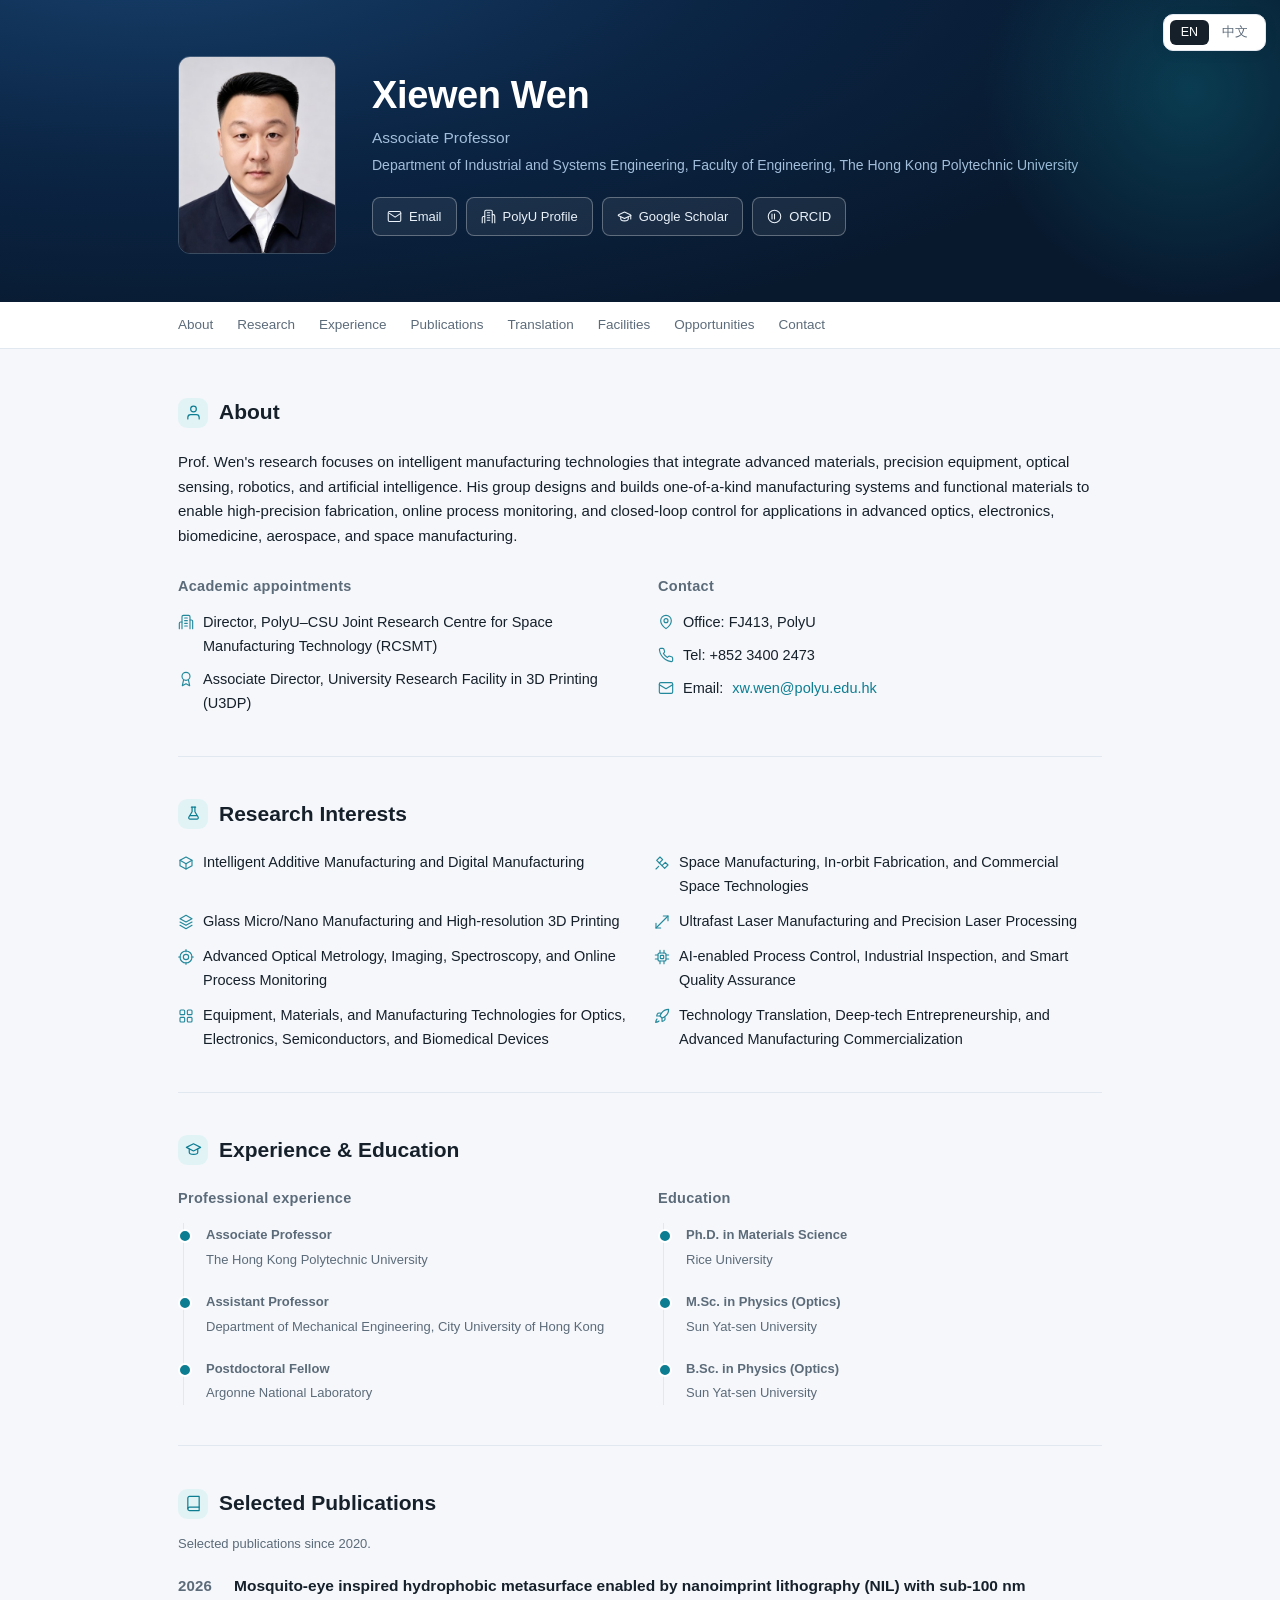
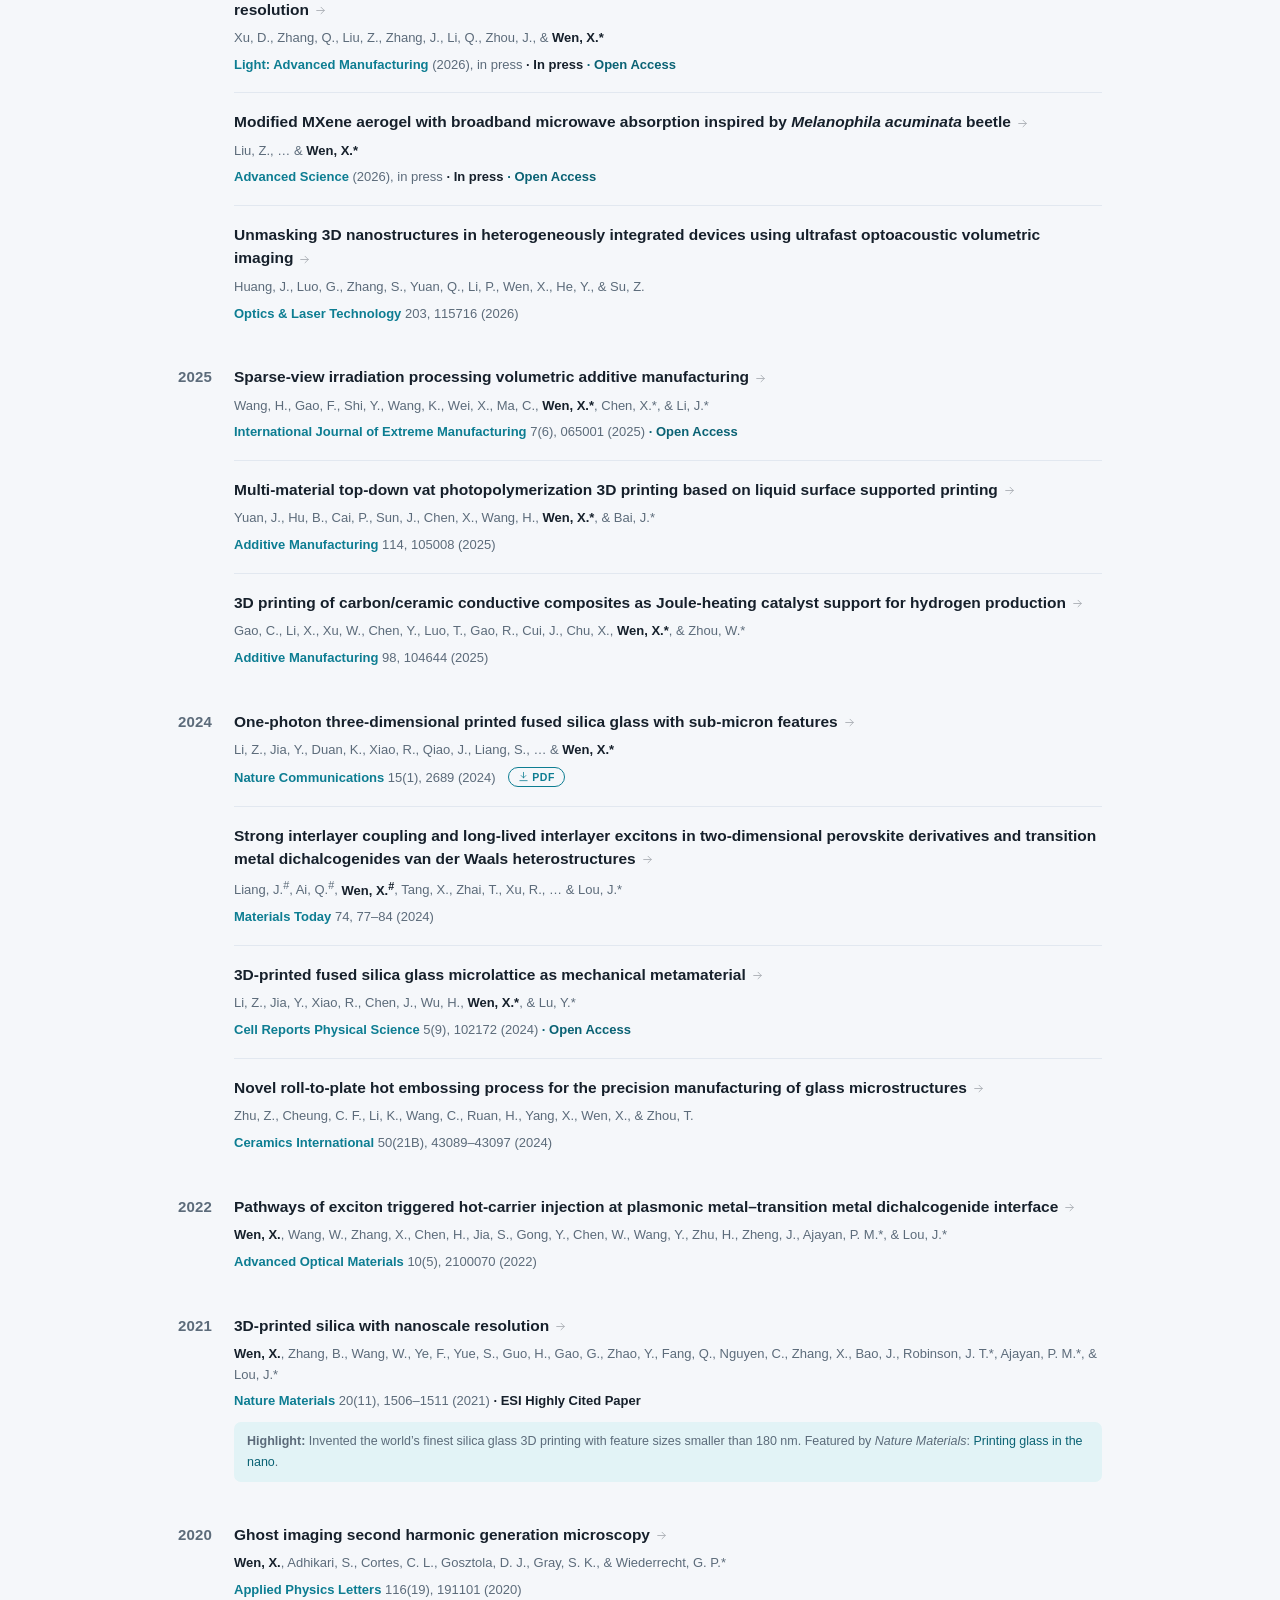
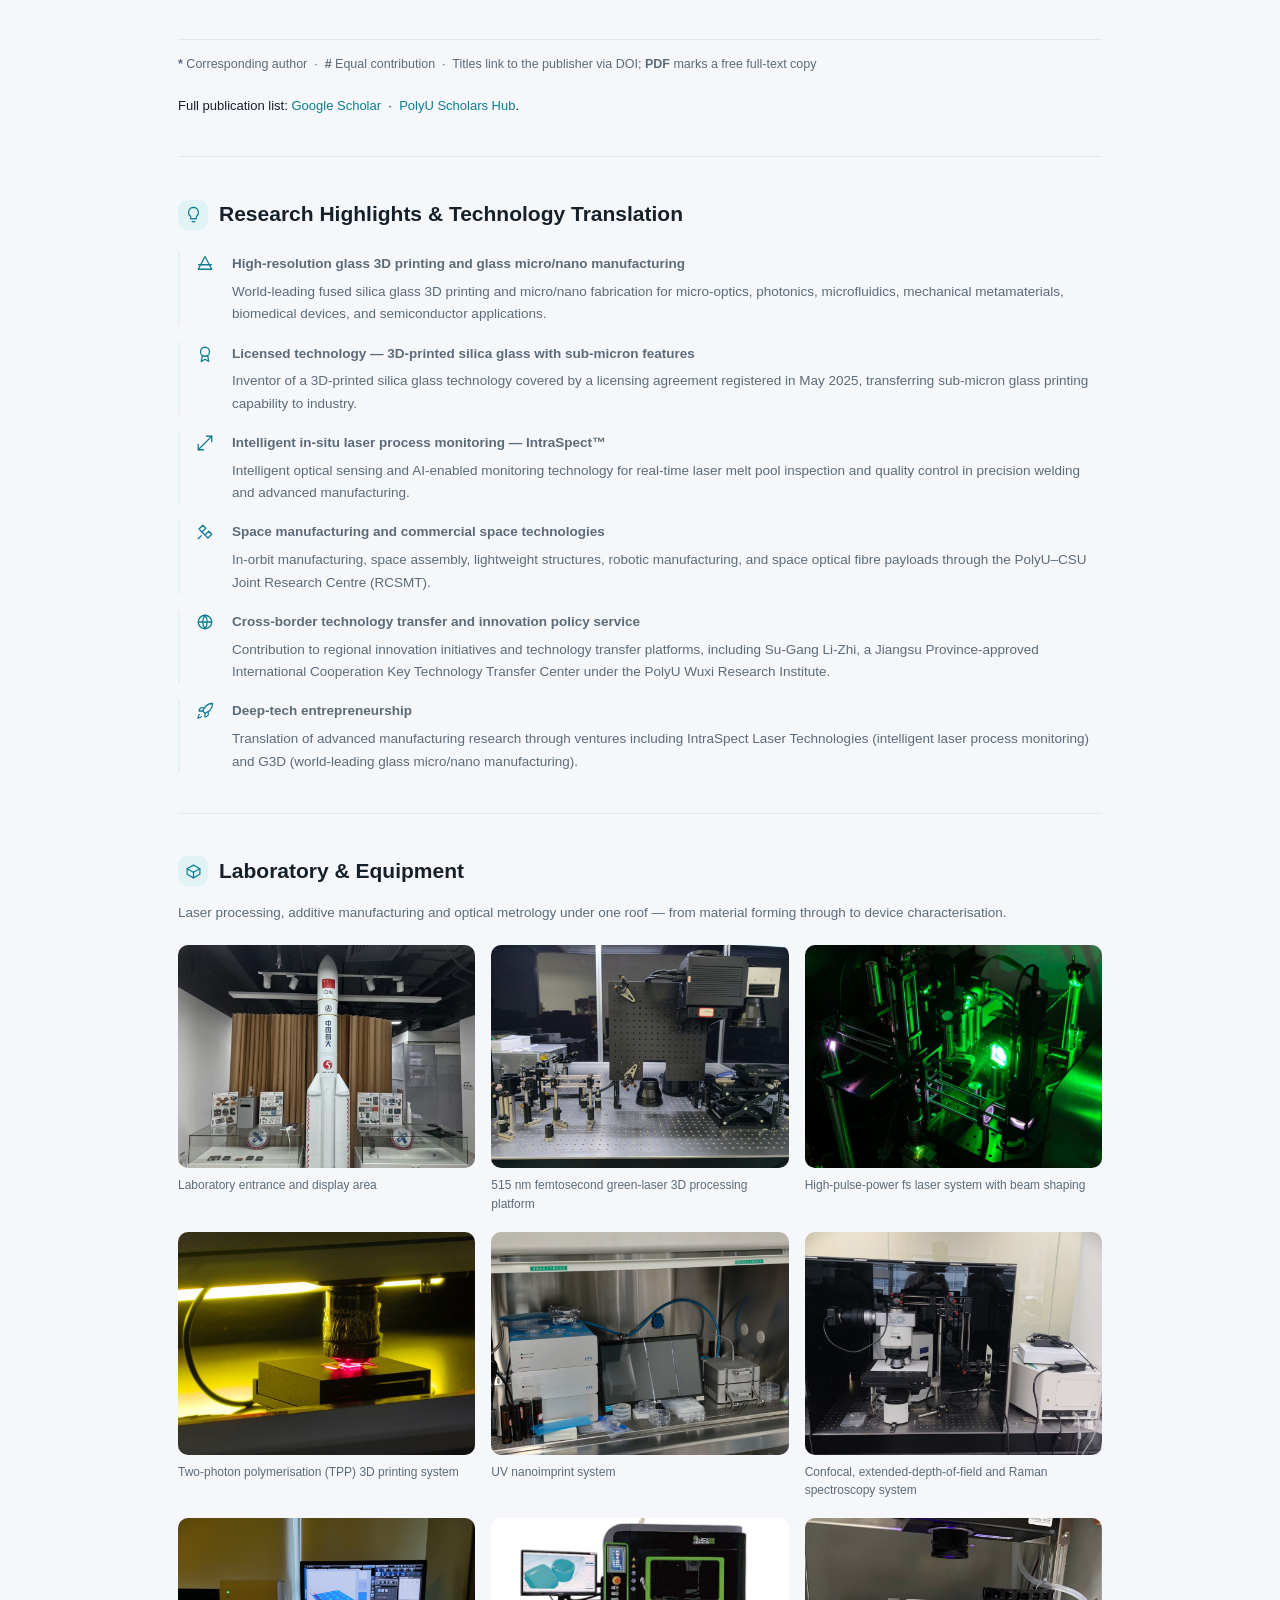
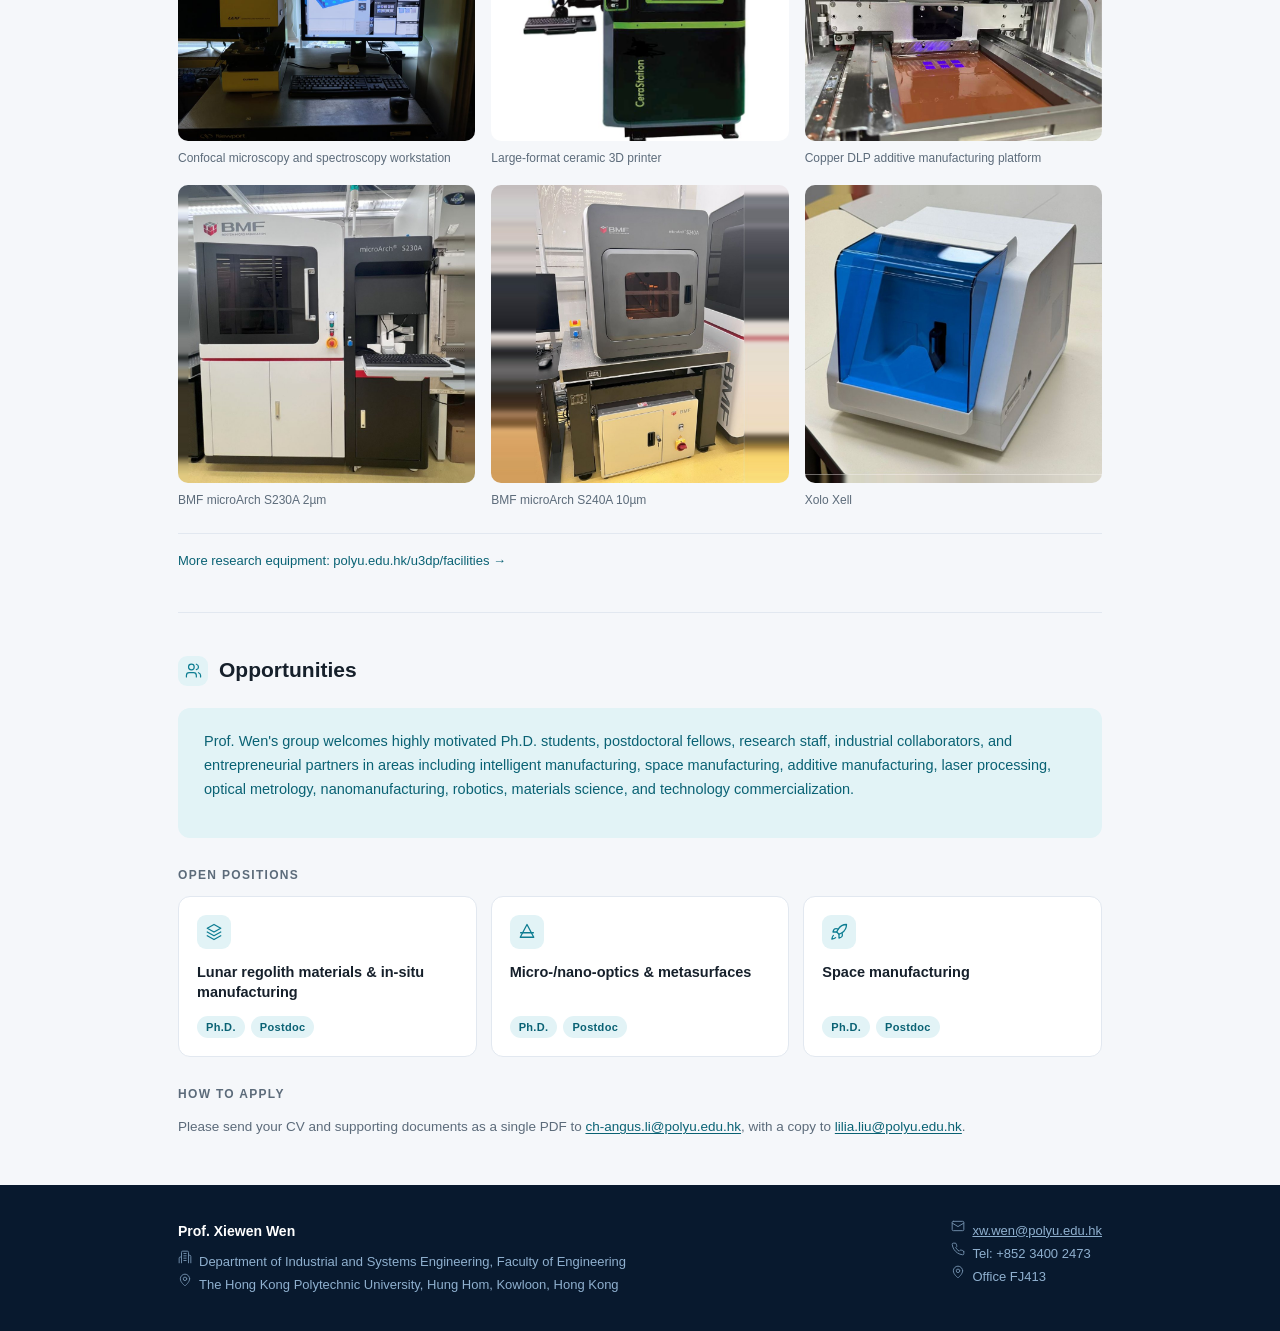
<file: index.html>
<!DOCTYPE html>
<html lang="en" data-theme="a" data-lang="en">
<head>
<meta charset="utf-8">
<meta name="viewport" content="width=device-width, initial-scale=1">
<title>Xiewen Wen (Sitman) 温燮文 — Associate Professor, PolyU</title>
<meta name="description" content="Prof. Xiewen Wen (Sitman) is Associate Professor at the Department of Industrial and Systems Engineering, The Hong Kong Polytechnic University, and Director of the PolyU-CSU Joint Research Centre for Space Manufacturing Technology (RCSMT). Research on intelligent additive manufacturing, glass micro/nano manufacturing, ultrafast laser processing, and space manufacturing.">
<link rel="canonical" href="https://sitmanxwen.github.io/">
<link rel="icon" type="image/svg+xml" href="assets/favicon.svg">
<meta name="theme-color" content="#0b2545">
<meta name="author" content="Xiewen Wen">

<meta property="og:type" content="profile">
<meta property="og:title" content="Xiewen Wen (Sitman) 温燮文 — Associate Professor, PolyU">
<meta property="og:description" content="Intelligent additive manufacturing, glass micro/nano manufacturing, ultrafast laser processing, and space manufacturing at The Hong Kong Polytechnic University.">
<meta property="og:url" content="https://sitmanxwen.github.io/">
<meta property="og:image" content="https://sitmanxwen.github.io/assets/portrait.jpg">
<meta property="og:locale" content="en">
<meta property="og:locale:alternate" content="zh_CN">
<meta name="twitter:card" content="summary_large_image">
<meta name="twitter:title" content="Xiewen Wen (Sitman) 温燮文 — Associate Professor, PolyU">
<meta name="twitter:description" content="Intelligent additive manufacturing, glass micro/nano manufacturing, ultrafast laser processing, and space manufacturing.">
<meta name="twitter:image" content="https://sitmanxwen.github.io/assets/portrait.jpg">

<script type="application/ld+json">
{
  "@context": "https://schema.org",
  "@type": "Person",
  "@id": "https://sitmanxwen.github.io/#person",
  "name": "Xiewen Wen",
  "alternateName": ["Sitman Wen", "温燮文"],
  "url": "https://sitmanxwen.github.io/",
  "image": "https://sitmanxwen.github.io/assets/portrait.jpg",
  "email": "xw.wen@polyu.edu.hk",
  "jobTitle": "Associate Professor",
  "affiliation": {
    "@type": "Organization",
    "name": "The Hong Kong Polytechnic University",
    "url": "https://www.polyu.edu.hk/"
  },
  "worksFor": [
    { "@type": "Organization", "name": "Department of Industrial and Systems Engineering, Faculty of Engineering, The Hong Kong Polytechnic University" },
    { "@type": "Organization", "name": "PolyU-CSU Joint Research Centre for Space Manufacturing Technology (RCSMT)" },
    { "@type": "Organization", "name": "University Research Facility in 3D Printing (U3DP)" }
  ],
  "alumniOf": [
    { "@type": "CollegeOrUniversity", "name": "Rice University" },
    { "@type": "CollegeOrUniversity", "name": "Sun Yat-sen University" }
  ],
  "sameAs": [
    "https://www.polyu.edu.hk/ise/people/academic-staff/xiewen-wen/",
    "https://scholar.google.com/citations?user=In0gJ8kAAAAJ",
    "https://orcid.org/0000-0002-4177-8607"
  ],
  "knowsAbout": [
    "Intelligent additive manufacturing",
    "Space manufacturing",
    "Glass micro/nano manufacturing",
    "High-resolution 3D printing",
    "Ultrafast laser manufacturing",
    "Optical metrology and process monitoring",
    "Nanomanufacturing",
    "Technology translation"
  ]
}
</script>

<link rel="stylesheet" href="assets/site.css?v=20261026">
</head>
<body>
<svg class="sprite" aria-hidden="true" focusable="false" xmlns="http://www.w3.org/2000/svg">
<symbol id="i-user" viewBox="0 0 24 24"><path d="M20 21v-2a4 4 0 0 0-4-4H8a4 4 0 0 0-4 4v2"/><circle cx="12" cy="7" r="4"/></symbol>
<symbol id="i-flask" viewBox="0 0 24 24"><path d="M9 3h6"/><path d="M10 3v6.5L5.5 17a2 2 0 0 0 1.7 3h9.6a2 2 0 0 0 1.7-3L14 9.5V3"/><path d="M7.5 15h9"/></symbol>
<symbol id="i-cap" viewBox="0 0 24 24"><path d="M22 9 12 4 2 9l10 5 10-5Z"/><path d="M6 11.5V16c0 1.5 2.7 3 6 3s6-1.5 6-3v-4.5"/></symbol>
<symbol id="i-book" viewBox="0 0 24 24"><path d="M4 19.5A2.5 2.5 0 0 1 6.5 17H20"/><path d="M6.5 2H20v20H6.5A2.5 2.5 0 0 1 4 19.5v-15A2.5 2.5 0 0 1 6.5 2Z"/></symbol>
<symbol id="i-bulb" viewBox="0 0 24 24"><path d="M9 18h6"/><path d="M10 22h4"/><path d="M12 2a7 7 0 0 0-4 12.7V18h8v-3.3A7 7 0 0 0 12 2Z"/></symbol>
<symbol id="i-users" viewBox="0 0 24 24"><path d="M16 21v-2a4 4 0 0 0-4-4H6a4 4 0 0 0-4 4v2"/><circle cx="9" cy="7" r="4"/><path d="M22 21v-2a4 4 0 0 0-3-3.87"/><path d="M16 3.13a4 4 0 0 1 0 7.75"/></symbol>
<symbol id="i-cube" viewBox="0 0 24 24"><path d="m21 8-9-5-9 5v8l9 5 9-5Z"/><path d="m3 8 9 5 9-5"/><path d="M12 13v8"/></symbol>
<symbol id="i-satellite" viewBox="0 0 24 24"><path d="M13 7 9 3 4 8l4 4Z"/><path d="m17 11 4 4-5 5-4-4Z"/><path d="m8 12 4 4"/><path d="M7 17 3 21"/></symbol>
<symbol id="i-layers" viewBox="0 0 24 24"><path d="m12 2 9 5-9 5-9-5 9-5Z"/><path d="m3 12 9 5 9-5"/><path d="m3 17 9 5 9-5"/></symbol>
<symbol id="i-laser" viewBox="0 0 24 24"><path d="M3 21 21 3"/><path d="M14 3h7v7"/><path d="M3 14v7h7"/></symbol>
<symbol id="i-zap" viewBox="0 0 24 24"><path d="M13 2 4 14h7l-1 8 9-12h-7l1-8Z"/></symbol>
<symbol id="i-target" viewBox="0 0 24 24"><circle cx="12" cy="12" r="9"/><circle cx="12" cy="12" r="4"/><path d="M12 1v3M12 20v3M1 12h3M20 12h3"/></symbol>
<symbol id="i-cpu" viewBox="0 0 24 24"><rect x="6" y="6" width="12" height="12" rx="2"/><rect x="9.5" y="9.5" width="5" height="5" rx="1"/><path d="M9 2v4M15 2v4M9 18v4M15 18v4M2 9h4M2 15h4M18 9h4M18 15h4"/></symbol>
<symbol id="i-grid" viewBox="0 0 24 24"><rect x="3" y="3" width="7" height="7" rx="1.5"/><rect x="14" y="3" width="7" height="7" rx="1.5"/><rect x="3" y="14" width="7" height="7" rx="1.5"/><rect x="14" y="14" width="7" height="7" rx="1.5"/></symbol>
<symbol id="i-rocket" viewBox="0 0 24 24"><path d="M4.5 16.5c-1.5 1.5-2 5-2 5s3.5-.5 5-2"/><path d="M12 15l-3-3a22 22 0 0 1 2-3.95A12.9 12.9 0 0 1 22 2c0 2.7-.8 7.5-6 11a22 22 0 0 1-4 2Z"/><path d="M9 12H4s.6-3 2-4c1.6-1.1 5 0 5 0"/><path d="M12 15v5s3-.6 4-2c1.1-1.6 0-5 0-5"/></symbol>
<symbol id="i-prism" viewBox="0 0 24 24"><path d="m12 2 9 17H3L12 2Z"/><path d="M3.5 13h17"/></symbol>
<symbol id="i-globe" viewBox="0 0 24 24"><circle cx="12" cy="12" r="9"/><path d="M3 12h18"/><path d="M12 3a15 15 0 0 1 0 18a15 15 0 0 1 0-18Z"/></symbol>
<symbol id="i-cert" viewBox="0 0 24 24"><circle cx="12" cy="9" r="6"/><path d="m8.5 14-1.5 8 5-3 5 3-1.5-8"/></symbol>
<symbol id="i-mail" viewBox="0 0 24 24"><rect x="2" y="4" width="20" height="16" rx="2"/><path d="m22 7-10 6L2 7"/></symbol>
<symbol id="i-phone" viewBox="0 0 24 24"><path d="M22 16.9v3a2 2 0 0 1-2.2 2 19.8 19.8 0 0 1-8.6-3.1 19.5 19.5 0 0 1-6-6A19.8 19.8 0 0 1 2.1 4.2 2 2 0 0 1 4.1 2h3a2 2 0 0 1 2 1.7c.1.9.4 1.8.7 2.6a2 2 0 0 1-.5 2.1L8.1 9.7a16 16 0 0 0 6 6l1.3-1.3a2 2 0 0 1 2.1-.5c.8.3 1.7.6 2.6.7a2 2 0 0 1 1.7 2Z"/></symbol>
<symbol id="i-pin" viewBox="0 0 24 24"><path d="M20 10c0 6-8 12-8 12s-8-6-8-12a8 8 0 0 1 16 0Z"/><circle cx="12" cy="10" r="3"/></symbol>
<symbol id="i-building" viewBox="0 0 24 24"><path d="M6 22V4a2 2 0 0 1 2-2h8a2 2 0 0 1 2 2v18"/><path d="M6 12H4a2 2 0 0 0-2 2v8"/><path d="M18 9h2a2 2 0 0 1 2 2v11"/><path d="M10 6h4M10 10h4M10 14h4M10 18h4"/></symbol>
<symbol id="i-award" viewBox="0 0 24 24"><circle cx="12" cy="8" r="6"/><path d="m8.2 13.9-1.7 8.1 5.5-3 5.5 3-1.7-8.1"/></symbol>
<symbol id="i-download" viewBox="0 0 24 24"><path d="M12 3v12"/><path d="m7 10 5 5 5-5"/><path d="M4 21h16"/></symbol>
<symbol id="i-arrow" viewBox="0 0 24 24"><path d="M5 12h14"/><path d="m13 6 6 6-6 6"/></symbol>
<symbol id="i-back" viewBox="0 0 24 24"><path d="M19 12H5"/><path d="m11 18-6-6 6-6"/></symbol>
<symbol id="i-external" viewBox="0 0 24 24"><path d="M15 3h6v6"/><path d="M10 14 21 3"/><path d="M21 14v5a2 2 0 0 1-2 2H5a2 2 0 0 1-2-2V5a2 2 0 0 1 2-2h5"/></symbol>
<symbol id="i-tag" viewBox="0 0 24 24"><path d="M20.6 13.4 12 22l-9-9V3h10l7.6 7.6a2 2 0 0 1 0 2.8Z"/><circle cx="7.5" cy="7.5" r="1.5"/></symbol>
<symbol id="i-doc" viewBox="0 0 24 24"><path d="M14 2H6a2 2 0 0 0-2 2v16a2 2 0 0 0 2 2h12a2 2 0 0 0 2-2V8l-6-6Z"/><path d="M14 2v6h6"/><path d="M8 13h8M8 17h5"/></symbol>
</svg>


<a class="sr-only" href="#about">Skip to content</a>

<div class="langbar" role="group" aria-label="Language">
  <button id="btn-en" type="button" aria-pressed="true">EN</button>
  <button id="btn-zh" type="button" aria-pressed="false">中文</button>
</div>

<header class="hero">
  <div class="wrap hero-inner">
    <img class="portrait" src="assets/portrait.jpg" width="158" height="198" decoding="async" alt="Portrait of Prof. Xiewen Wen">
    <div>
      <h1><span class="en">Xiewen Wen</span><span class="zh zhname">温燮文</span></h1>
      <p class="role"><span class="en">Associate Professor</span><span class="zh">长聘副教授</span></p>
      <p class="affil">
        <span class="en">Department of Industrial and Systems Engineering, Faculty of Engineering, The Hong Kong Polytechnic University</span>
        <span class="zh">香港理工大学 工程学院 工业及系统工程学系</span>
      </p>
      <div class="actions">
        <a class="btn" href="mailto:xw.wen@polyu.edu.hk"><svg viewBox="0 0 24 24" aria-hidden="true"><rect x="2" y="4" width="20" height="16" rx="2"/><path d="m22 7-9 6-9-6"/></svg>Email</a>
        <a class="btn" href="https://www.polyu.edu.hk/ise/people/academic-staff/xiewen-wen/" target="_blank" rel="noopener"><svg viewBox="0 0 24 24" aria-hidden="true"><path d="M6 22V4a2 2 0 0 1 2-2h8a2 2 0 0 1 2 2v18"/><path d="M6 12H4a2 2 0 0 0-2 2v8"/><path d="M18 9h2a2 2 0 0 1 2 2v11"/><path d="M10 6h4M10 10h4M10 14h4M10 18h4"/></svg>PolyU Profile</a>
        <a class="btn" href="https://scholar.google.com/citations?user=In0gJ8kAAAAJ" target="_blank" rel="noopener"><svg viewBox="0 0 24 24" aria-hidden="true"><path d="M21.42 10.92a1 1 0 0 0-.02-1.84L12.83 5.18a2 2 0 0 0-1.66 0L2.6 9.08a1 1 0 0 0 0 1.83l8.57 3.91a2 2 0 0 0 1.66 0z"/><path d="M22 10v6"/><path d="M6 12.5V16a6 3 0 0 0 12 0v-3.5"/></svg>Google Scholar</a>
        <a class="btn" href="https://orcid.org/0000-0002-4177-8607" target="_blank" rel="noopener"><svg viewBox="0 0 24 24" aria-hidden="true"><circle cx="12" cy="12" r="10"/><path d="M12 8v8M8 8v8"/></svg>ORCID</a>
      </div>
    </div>
  </div>
</header>

<nav class="nav" aria-label="Section navigation">
  <div class="wrap">
    <a href="#about"><span class="en">About</span><span class="zh">个人简介</span></a>
    <a href="#research"><span class="en">Research</span><span class="zh">研究方向</span></a>
    <a href="#experience"><span class="en">Experience</span><span class="zh">经历与教育</span></a>
    <a href="#publications"><span class="en">Publications</span><span class="zh">代表论文</span></a>
    <a href="#highlights"><span class="en">Translation</span><span class="zh">科研亮点与转化</span></a>
    <a href="#facilities"><span class="en">Facilities</span><span class="zh">实验室设备</span></a>
    <a href="#opportunities"><span class="en">Opportunities</span><span class="zh">招生与合作</span></a>
    <a href="#contact"><span class="en">Contact</span><span class="zh">联系方式</span></a>
  </div>
</nav>

<main>
  <div class="wrap">

    <section id="about">
      <h2><span class="h2ic"><svg class="ic" aria-hidden="true"><use href="#i-user"/></svg></span><span class="en">About</span><span class="zh">个人简介</span></h2>
      <p class="en">Prof. Wen's research focuses on intelligent manufacturing technologies that integrate advanced materials, precision equipment, optical sensing, robotics, and artificial intelligence. His group designs and builds one-of-a-kind manufacturing systems and functional materials to enable high-precision fabrication, online process monitoring, and closed-loop control for applications in advanced optics, electronics, biomedicine, aerospace, and space manufacturing.</p>
      <p class="zh">温教授的研究聚焦于智能制造技术，融合先进材料、精密装备、光学传感、机器人与人工智能。其团队设计并搭建独一无二的制造系统与功能材料，实现高精度加工、在线过程监测与闭环控制，应用于先进光学、电子、生物医学、航空航天及太空制造等领域。</p>
      <div class="cols" style="margin-top:26px">
        <div>
          <h3><span class="en">Academic appointments</span><span class="zh">学术任职</span></h3>
          <ul class="plain">
            <li><svg class="ic" aria-hidden="true"><use href="#i-building"/></svg><span class="en">Director, PolyU&ndash;CSU Joint Research Centre for Space Manufacturing Technology (RCSMT)</span><span class="zh">理大&ndash;中科院空间应用工程与技术中心太空制造技术联合研究中心 主任</span></li>
            <li><svg class="ic" aria-hidden="true"><use href="#i-award"/></svg><span class="en">Associate Director, University Research Facility in 3D Printing (U3DP)</span><span class="zh">大学 3D 打印研究设施（U3DP）副主任</span></li>
          </ul>
        </div>
        <div>
          <h3><span class="en">Contact</span><span class="zh">联系方式</span></h3>
          <ul class="plain">
            <li><svg class="ic" aria-hidden="true"><use href="#i-pin"/></svg><span class="en">Office: FJ413, PolyU</span><span class="zh">办公室：香港理工大学 FJ413</span></li>
            <li><svg class="ic" aria-hidden="true"><use href="#i-phone"/></svg><span class="en">Tel: +852 3400 2473</span><span class="zh">电话：+852 3400 2473</span></li>
            <li><svg class="ic" aria-hidden="true"><use href="#i-mail"/></svg>Email: <a href="mailto:xw.wen@polyu.edu.hk">xw.wen@polyu.edu.hk</a></li>
          </ul>
        </div>
      </div>
    </section>

    <section id="research">
      <h2><span class="h2ic"><svg class="ic" aria-hidden="true"><use href="#i-flask"/></svg></span><span class="en">Research Interests</span><span class="zh">研究方向</span></h2>
      <ul class="clean">
        <li><svg class="ic" aria-hidden="true"><use href="#i-cube"/></svg><span class="en">Intelligent Additive Manufacturing and Digital Manufacturing</span><span class="zh">智能增材制造与数字化制造</span></li>
        <li><svg class="ic" aria-hidden="true"><use href="#i-satellite"/></svg><span class="en">Space Manufacturing, In-orbit Fabrication, and Commercial Space Technologies</span><span class="zh">太空制造、在轨制造与商业航天技术</span></li>
        <li><svg class="ic" aria-hidden="true"><use href="#i-layers"/></svg><span class="en">Glass Micro/Nano Manufacturing and High-resolution 3D Printing</span><span class="zh">玻璃微纳制造与高分辨率 3D 打印</span></li>
        <li><svg class="ic" aria-hidden="true"><use href="#i-laser"/></svg><span class="en">Ultrafast Laser Manufacturing and Precision Laser Processing</span><span class="zh">超快激光制造与精密激光加工</span></li>
        <li><svg class="ic" aria-hidden="true"><use href="#i-target"/></svg><span class="en">Advanced Optical Metrology, Imaging, Spectroscopy, and Online Process Monitoring</span><span class="zh">先进光学计量、成像、光谱与在线过程监测</span></li>
        <li><svg class="ic" aria-hidden="true"><use href="#i-cpu"/></svg><span class="en">AI-enabled Process Control, Industrial Inspection, and Smart Quality Assurance</span><span class="zh">AI 驱动的过程控制、工业检测与智能质量保障</span></li>
        <li><svg class="ic" aria-hidden="true"><use href="#i-grid"/></svg><span class="en">Equipment, Materials, and Manufacturing Technologies for Optics, Electronics, Semiconductors, and Biomedical Devices</span><span class="zh">面向光学、电子、半导体与生物医学器件的装备、材料与制造技术</span></li>
        <li><svg class="ic" aria-hidden="true"><use href="#i-rocket"/></svg><span class="en">Technology Translation, Deep-tech Entrepreneurship, and Advanced Manufacturing Commercialization</span><span class="zh">技术转化、硬科技创业与先进制造产业化</span></li>
      </ul>
    </section>

    <section id="experience">
      <h2><span class="h2ic"><svg class="ic" aria-hidden="true"><use href="#i-cap"/></svg></span><span class="en">Experience &amp; Education</span><span class="zh">经历与教育</span></h2>
      <div class="cols">
        <div>
          <h3><span class="en">Professional experience</span><span class="zh">工作经历</span></h3>
          <ul class="tl">
            <li><b><span class="en">Associate Professor</span><span class="zh">长聘副教授</span></b><span><span class="en">The Hong Kong Polytechnic University</span><span class="zh">香港理工大学</span></span></li>
            <li><b><span class="en">Assistant Professor</span><span class="zh">助理教授</span></b><span><span class="en">Department of Mechanical Engineering, City University of Hong Kong</span><span class="zh">香港城市大学 机械工程学系</span></span></li>
            <li><b><span class="en">Postdoctoral Fellow</span><span class="zh">博士后研究员</span></b><span><span class="en">Argonne National Laboratory</span><span class="zh">美国阿贡国家实验室</span></span></li>
          </ul>
        </div>
        <div>
          <h3><span class="en">Education</span><span class="zh">教育背景</span></h3>
          <ul class="tl">
            <li><b><span class="en">Ph.D. in Materials Science</span><span class="zh">博士 &middot; 材料科学</span></b><span><span class="en">Rice University</span><span class="zh">莱斯大学</span></span></li>
            <li><b><span class="en">M.Sc. in Physics (Optics)</span><span class="zh">硕士 &middot; 物理学（光学）</span></b><span><span class="en">Sun Yat-sen University</span><span class="zh">中山大学</span></span></li>
            <li><b><span class="en">B.Sc. in Physics (Optics)</span><span class="zh">学士 &middot; 物理学（光学）</span></b><span><span class="en">Sun Yat-sen University</span><span class="zh">中山大学</span></span></li>
          </ul>
        </div>
      </div>
    </section>

    <section id="publications">
      <h2><span class="h2ic"><svg class="ic" aria-hidden="true"><use href="#i-book"/></svg></span><span class="en">Selected Publications</span><span class="zh">代表性论文</span></h2>
      <p class="sub"><span class="en">Selected publications since 2020.</span><span class="zh">2020 年以来的代表性论文。</span></p>
<div class="pubwrap">
      <div class="pyear">
        <span class="yr">2026</span>
        <ol class="pubs">
        <li>
          <p class="pt"><a href="paper.html?doi=10.37188%2Flam.2026.092">Mosquito-eye inspired hydrophobic metasurface enabled by nanoimprint lithography (NIL) with sub-100 nm resolution<svg class="ic arw" aria-hidden="true"><use href="#i-arrow"/></svg></a></p>
          <p class="pa">Xu, D., Zhang, Q., Liu, Z., Zhang, J., Li, Q., Zhou, J., &amp; <b>Wen, X.*</b></p>
          <p class="pj"><span class="jn">Light: Advanced Manufacturing</span> (2026), in press <span class="badge">&middot; <span class="en">In press</span><span class="zh">在刊</span></span> <span class="oa">&middot; <span class="en">Open Access</span><span class="zh">开放获取</span></span></p>
        </li>
        <li>
          <p class="pt"><a href="paper.html?doi=10.1002%2Fadvs.76496">Modified MXene aerogel with broadband microwave absorption inspired by <i>Melanophila acuminata</i> beetle<svg class="ic arw" aria-hidden="true"><use href="#i-arrow"/></svg></a></p>
          <p class="pa">Liu, Z., &hellip; &amp; <b>Wen, X.*</b></p>
          <p class="pj"><span class="jn">Advanced Science</span> (2026), in press <span class="badge">&middot; <span class="en">In press</span><span class="zh">在刊</span></span> <span class="oa">&middot; <span class="en">Open Access</span><span class="zh">开放获取</span></span></p>
        </li>
        <li>
          <p class="pt"><a href="paper.html?doi=10.1016%2Fj.optlastec.2026.115716">Unmasking 3D nanostructures in heterogeneously integrated devices using ultrafast optoacoustic volumetric imaging<svg class="ic arw" aria-hidden="true"><use href="#i-arrow"/></svg></a></p>
          <p class="pa">Huang, J., Luo, G., Zhang, S., Yuan, Q., Li, P., Wen, X., He, Y., &amp; Su, Z.</p>
          <p class="pj"><span class="jn">Optics &amp; Laser Technology</span> 203, 115716 (2026)</p>
        </li>
        </ol>
      </div>
      <div class="pyear">
        <span class="yr">2025</span>
        <ol class="pubs">
        <li>
          <p class="pt"><a href="paper.html?doi=10.1088%2F2631-7990%2Fadebbf">Sparse-view irradiation processing volumetric additive manufacturing<svg class="ic arw" aria-hidden="true"><use href="#i-arrow"/></svg></a></p>
          <p class="pa">Wang, H., Gao, F., Shi, Y., Wang, K., Wei, X., Ma, C., <b>Wen, X.*</b>, Chen, X.*, &amp; Li, J.*</p>
          <p class="pj"><span class="jn">International Journal of Extreme Manufacturing</span> 7(6), 065001 (2025) <span class="oa">&middot; <span class="en">Open Access</span><span class="zh">开放获取</span></span></p>
        </li>
        <li>
          <p class="pt"><a href="paper.html?doi=10.1016%2Fj.addma.2025.105008">Multi-material top-down vat photopolymerization 3D printing based on liquid surface supported printing<svg class="ic arw" aria-hidden="true"><use href="#i-arrow"/></svg></a></p>
          <p class="pa">Yuan, J., Hu, B., Cai, P., Sun, J., Chen, X., Wang, H., <b>Wen, X.*</b>, &amp; Bai, J.*</p>
          <p class="pj"><span class="jn">Additive Manufacturing</span> 114, 105008 (2025)</p>
        </li>
        <li>
          <p class="pt"><a href="paper.html?doi=10.1016%2Fj.addma.2025.104644">3D printing of carbon/ceramic conductive composites as Joule-heating catalyst support for hydrogen production<svg class="ic arw" aria-hidden="true"><use href="#i-arrow"/></svg></a></p>
          <p class="pa">Gao, C., Li, X., Xu, W., Chen, Y., Luo, T., Gao, R., Cui, J., Chu, X., <b>Wen, X.*</b>, &amp; Zhou, W.*</p>
          <p class="pj"><span class="jn">Additive Manufacturing</span> 98, 104644 (2025)</p>
        </li>
        </ol>
      </div>
      <div class="pyear">
        <span class="yr">2024</span>
        <ol class="pubs">
        <li>
          <p class="pt"><a href="paper.html?doi=10.1038%2Fs41467-024-46929-x">One-photon three-dimensional printed fused silica glass with sub-micron features<svg class="ic arw" aria-hidden="true"><use href="#i-arrow"/></svg></a></p>
          <p class="pa">Li, Z., Jia, Y., Duan, K., Xiao, R., Qiao, J., Liang, S., &hellip; &amp; <b>Wen, X.*</b></p>
          <p class="pj"><span class="jn">Nature Communications</span> 15(1), 2689 (2024) <a class="pl" href="https://www.nature.com/articles/s41467-024-46929-x.pdf" target="_blank" rel="noopener"><svg class="ic" aria-hidden="true"><use href="#i-download"/></svg>PDF</a></p>
        </li>
        <li>
          <p class="pt"><a href="paper.html?doi=10.1016%2Fj.mattod.2024.02.008">Strong interlayer coupling and long-lived interlayer excitons in two-dimensional perovskite derivatives and transition metal dichalcogenides van der Waals heterostructures<svg class="ic arw" aria-hidden="true"><use href="#i-arrow"/></svg></a></p>
          <p class="pa">Liang, J.<sup>#</sup>, Ai, Q.<sup>#</sup>, <b>Wen, X.<sup>#</sup></b>, Tang, X., Zhai, T., Xu, R., &hellip; &amp; Lou, J.*</p>
          <p class="pj"><span class="jn">Materials Today</span> 74, 77&ndash;84 (2024)</p>
        </li>
        <li>
          <p class="pt"><a href="paper.html?doi=10.1016%2Fj.xcrp.2024.102172">3D-printed fused silica glass microlattice as mechanical metamaterial<svg class="ic arw" aria-hidden="true"><use href="#i-arrow"/></svg></a></p>
          <p class="pa">Li, Z., Jia, Y., Xiao, R., Chen, J., Wu, H., <b>Wen, X.*</b>, &amp; Lu, Y.*</p>
          <p class="pj"><span class="jn">Cell Reports Physical Science</span> 5(9), 102172 (2024) <span class="oa">&middot; <span class="en">Open Access</span><span class="zh">开放获取</span></span></p>
        </li>
        <li>
          <p class="pt"><a href="paper.html?doi=10.1016%2Fj.ceramint.2024.08.160">Novel roll-to-plate hot embossing process for the precision manufacturing of glass microstructures<svg class="ic arw" aria-hidden="true"><use href="#i-arrow"/></svg></a></p>
          <p class="pa">Zhu, Z., Cheung, C. F., Li, K., Wang, C., Ruan, H., Yang, X., Wen, X., &amp; Zhou, T.</p>
          <p class="pj"><span class="jn">Ceramics International</span> 50(21B), 43089&ndash;43097 (2024)</p>
        </li>
        </ol>
      </div>
      <div class="pyear">
        <span class="yr">2022</span>
        <ol class="pubs">
        <li>
          <p class="pt"><a href="paper.html?doi=10.1002%2Fadom.202100070">Pathways of exciton triggered hot-carrier injection at plasmonic metal&ndash;transition metal dichalcogenide interface<svg class="ic arw" aria-hidden="true"><use href="#i-arrow"/></svg></a></p>
          <p class="pa"><b>Wen, X.</b>, Wang, W., Zhang, X., Chen, H., Jia, S., Gong, Y., Chen, W., Wang, Y., Zhu, H., Zheng, J., Ajayan, P. M.*, &amp; Lou, J.*</p>
          <p class="pj"><span class="jn">Advanced Optical Materials</span> 10(5), 2100070 (2022)</p>
        </li>
        </ol>
      </div>
      <div class="pyear">
        <span class="yr">2021</span>
        <ol class="pubs">
        <li>
          <p class="pt"><a href="paper.html?doi=10.1038%2Fs41563-021-01111-2">3D-printed silica with nanoscale resolution<svg class="ic arw" aria-hidden="true"><use href="#i-arrow"/></svg></a></p>
          <p class="pa"><b>Wen, X.</b>, Zhang, B., Wang, W., Ye, F., Yue, S., Guo, H., Gao, G., Zhao, Y., Fang, Q., Nguyen, C., Zhang, X., Bao, J., Robinson, J. T.*, Ajayan, P. M.*, &amp; Lou, J.*</p>
          <p class="pj"><span class="jn">Nature Materials</span> 20(11), 1506&ndash;1511 (2021) <span class="badge">&middot; <span class="en">ESI Highly Cited Paper</span><span class="zh">ESI 高被引论文</span></span></p>
          <p class="note"><span class="en"><b>Highlight:</b> Invented the world&rsquo;s finest silica glass 3D printing with feature sizes smaller than 180 nm. Featured by <i>Nature Materials</i>: <a href="https://doi.org/10.1038/s41563-021-01137-6" target="_blank" rel="noopener">Printing glass in the nano</a>.</span><span class="zh"><b>亮点：</b>发明了目前世界上精度最高的石英玻璃 3D 打印技术，特征尺寸小于 180 nm。该成果获 <i>Nature Materials</i> 专文评述：<a href="https://doi.org/10.1038/s41563-021-01137-6" target="_blank" rel="noopener">Printing glass in the nano</a>。</span></p>
        </li>
        </ol>
      </div>
      <div class="pyear">
        <span class="yr">2020</span>
        <ol class="pubs">
        <li>
          <p class="pt"><a href="paper.html?doi=10.1063%2F1.5144690">Ghost imaging second harmonic generation microscopy<svg class="ic arw" aria-hidden="true"><use href="#i-arrow"/></svg></a></p>
          <p class="pa"><b>Wen, X.</b>, Adhikari, S., Cortes, C. L., Gosztola, D. J., Gray, S. K., &amp; Wiederrecht, G. P.*</p>
          <p class="pj"><span class="jn">Applied Physics Letters</span> 116(19), 191101 (2020)</p>
        </li>
        </ol>
      </div>
</div>      <p class="legend">
        <span class="en"><b>*</b> Corresponding author &nbsp;&middot;&nbsp; <b>#</b> Equal contribution &nbsp;&middot;&nbsp; Titles link to the publisher via DOI; <b>PDF</b> marks a free full-text copy</span>
        <span class="zh"><b>*</b> 通讯作者 &nbsp;&middot;&nbsp; <b>#</b> 共同第一作者 &nbsp;&middot;&nbsp; 标题经 DOI 跳转至出版商页面；<b>PDF</b> 表示可免费获取全文</span>
      </p>
      <p style="margin-top:20px;font-size:13px">
        <span class="en">Full publication list: <a href="https://scholar.google.com/citations?user=In0gJ8kAAAAJ" target="_blank" rel="noopener">Google Scholar</a> &nbsp;&middot;&nbsp; <a href="https://research.polyu.edu.hk/en/persons/xiewen-wen/publications/" target="_blank" rel="noopener">PolyU Scholars Hub</a>.</span>
        <span class="zh">完整论文列表：<a href="https://scholar.google.com/citations?user=In0gJ8kAAAAJ" target="_blank" rel="noopener">Google Scholar</a> &nbsp;&middot;&nbsp; <a href="https://research.polyu.edu.hk/en/persons/xiewen-wen/publications/" target="_blank" rel="noopener">PolyU Scholars Hub</a>。</span>
      </p>
    </section>

    <section id="highlights">
      <h2><span class="h2ic"><svg class="ic" aria-hidden="true"><use href="#i-bulb"/></svg></span><span class="en">Research Highlights &amp; Technology Translation</span><span class="zh">科研亮点与技术转化</span></h2>
      <div class="hl">
        <div class="hl-item"><svg class="ic" aria-hidden="true"><use href="#i-prism"/></svg>
          <b><span class="en">High-resolution glass 3D printing and glass micro/nano manufacturing</span><span class="zh">高分辨率玻璃 3D 打印与玻璃微纳制造</span></b>
          <span><span class="en">World-leading fused silica glass 3D printing and micro/nano fabrication for micro-optics, photonics, microfluidics, mechanical metamaterials, biomedical devices, and semiconductor applications.</span><span class="zh">面向微光学、光子学、微流控、力学超材料、生物医学器件与半导体应用，发展国际领先的熔融石英玻璃 3D 打印与微纳加工技术。</span></span>
        </div>
        <div class="hl-item"><svg class="ic" aria-hidden="true"><use href="#i-cert"/></svg>
          <b><span class="en">Licensed technology &mdash; 3D-printed silica glass with sub-micron features</span><span class="zh">技术许可 &mdash; 亚微米特征 3D 打印石英玻璃</span></b>
          <span><span class="en">Inventor of a 3D-printed silica glass technology covered by a licensing agreement registered in May 2025, transferring sub-micron glass printing capability to industry.</span><span class="zh">作为发明人的 3D 打印石英玻璃技术已于 2025 年 5 月完成许可登记，将亚微米玻璃打印能力向产业转移。</span></span>
        </div>
        <div class="hl-item"><svg class="ic" aria-hidden="true"><use href="#i-laser"/></svg>
          <b><span class="en">Intelligent in-situ laser process monitoring &mdash; IntraSpect&trade;</span><span class="zh">智能原位激光过程监测 &mdash; IntraSpect&trade;</span></b>
          <span><span class="en">Intelligent optical sensing and AI-enabled monitoring technology for real-time laser melt pool inspection and quality control in precision welding and advanced manufacturing.</span><span class="zh">面向精密焊接与先进制造的智能光学传感与 AI 监测技术，实现激光熔池实时检测与质量控制。</span></span>
        </div>
        <div class="hl-item"><svg class="ic" aria-hidden="true"><use href="#i-satellite"/></svg>
          <b><span class="en">Space manufacturing and commercial space technologies</span><span class="zh">太空制造与商业航天技术</span></b>
          <span><span class="en">In-orbit manufacturing, space assembly, lightweight structures, robotic manufacturing, and space optical fibre payloads through the PolyU&ndash;CSU Joint Research Centre (RCSMT).</span><span class="zh">依托理大&ndash;中科院联合研究中心（RCSMT），开展在轨制造、空间装配、轻量化结构、机器人制造与空间光纤载荷研究。</span></span>
        </div>
        <div class="hl-item"><svg class="ic" aria-hidden="true"><use href="#i-globe"/></svg>
          <b><span class="en">Cross-border technology transfer and innovation policy service</span><span class="zh">跨境技术转移与创新政策服务</span></b>
          <span><span class="en">Contribution to regional innovation initiatives and technology transfer platforms, including Su-Gang Li-Zhi, a Jiangsu Province-approved International Cooperation Key Technology Transfer Center under the PolyU Wuxi Research Institute.</span><span class="zh">参与区域创新与技术转移平台建设，包括江苏省认定的国际合作重点技术转移中心「苏港理智」（理大无锡研究院）。</span></span>
        </div>
        <div class="hl-item"><svg class="ic" aria-hidden="true"><use href="#i-rocket"/></svg>
          <b><span class="en">Deep-tech entrepreneurship</span><span class="zh">硬科技创业</span></b>
          <span><span class="en">Translation of advanced manufacturing research through ventures including IntraSpect Laser Technologies (intelligent laser process monitoring) and G3D (world-leading glass micro/nano manufacturing).</span><span class="zh">通过 IntraSpect Laser Technologies（智能激光过程监测）与 G3D（国际领先玻璃微纳制造）等创业公司，推动先进制造研究成果转化。</span></span>
        </div>
      </div>
    </section>

    <section id="facilities">
      <h2><span class="h2ic"><svg class="ic" aria-hidden="true"><use href="#i-cube"/></svg></span><span class="en">Laboratory &amp; Equipment</span><span class="zh">实验室设备</span></h2>
      <p class="lab-intro"><span class="en">Laser processing, additive manufacturing and optical metrology under one roof — from material forming through to device characterisation.</span><span class="zh">集中配备激光加工、增材制造与光学测量设备，覆盖从材料成形到器件表征的完整流程。</span></p>
      <div class="labgrid">
        <figure>
          <img src="assets/lab/lab-01-entrance.jpg" alt="Laboratory entrance and display area" width="1000" height="750" loading="lazy" decoding="async">
          <figcaption><span class="en">Laboratory entrance and display area</span><span class="zh">实验室入口与成果展示区</span></figcaption>
        </figure>
        <figure>
          <img src="assets/lab/lab-02-fslaser.jpg" alt="515 nm femtosecond green-laser 3D processing platform" width="1000" height="750" loading="lazy" decoding="async">
          <figcaption><span class="en">515 nm femtosecond green-laser 3D processing platform</span><span class="zh">515 nm 飞秒绿光 3D 加工平台</span></figcaption>
        </figure>
        <figure>
          <img src="assets/lab/lab-03-slm.jpg" alt="High-pulse-power femtosecond laser system with beam shaping" width="1000" height="750" loading="lazy" decoding="async">
          <figcaption><span class="en">High-pulse-power fs laser system with beam shaping</span><span class="zh">具备光束整形功能的高脉冲功率飞秒激光系统</span></figcaption>
        </figure>
        <figure>
          <img src="assets/lab/lab-04-tpp.jpg" alt="Two-photon polymerisation 3D printing system" width="1000" height="753" loading="lazy" decoding="async">
          <figcaption><span class="en">Two-photon polymerisation (TPP) 3D printing system</span><span class="zh">双光子聚合（TPP）3D 打印系统</span></figcaption>
        </figure>
        <figure>
          <img src="assets/lab/lab-09-nanoimprint.jpg" alt="UV nanoimprint system" width="1000" height="750" loading="lazy" decoding="async">
          <figcaption><span class="en">UV nanoimprint system</span><span class="zh">紫外纳米压印系统</span></figcaption>
        </figure>
        <figure>
          <img src="assets/lab/lab-05-confocal.jpg" alt="Confocal, extended-depth-of-field and Raman spectroscopy system" width="1000" height="750" loading="lazy" decoding="async">
          <figcaption><span class="en">Confocal, extended-depth-of-field and Raman spectroscopy system</span><span class="zh">共聚焦 / 超景深 / 拉曼光谱系统</span></figcaption>
        </figure>
        <figure>
          <img src="assets/lab/lab-06-workstation.jpg" alt="Confocal microscopy and spectroscopy workstation" width="1000" height="750" loading="lazy" decoding="async">
          <figcaption><span class="en">Confocal microscopy and spectroscopy workstation</span><span class="zh">共聚焦显微与光谱分析工作站</span></figcaption>
        </figure>
        <figure>
          <img src="assets/lab/lab-07-ceramic.jpg" alt="Large-format ceramic 3D printer" width="667" height="648" loading="lazy" decoding="async">
          <figcaption><span class="en">Large-format ceramic 3D printer</span><span class="zh">大幅面陶瓷 3D 打印机</span></figcaption>
        </figure>
        <figure>
          <img src="assets/lab/lab-08-copper.jpg" alt="Copper DLP additive manufacturing platform" width="1000" height="801" loading="lazy" decoding="async">
          <figcaption><span class="en">Copper DLP additive manufacturing platform</span><span class="zh">金属铜 DLP 增材制造平台</span></figcaption>
        </figure>
        <figure class="sq">
          <img src="assets/lab/lab-10-bmf-s230a.jpg" alt="BMF microArch S230A 2µm" width="1000" height="1000" loading="lazy" decoding="async">
          <figcaption><span class="en">BMF microArch S230A 2µm</span><span class="zh">微尺度高精度 3D 打印设备（2 µm）</span></figcaption>
        </figure>
        <figure class="sq">
          <img src="assets/lab/lab-11-bmf-s240a.jpg" alt="BMF microArch S240A 10µm" width="1000" height="1000" loading="lazy" decoding="async">
          <figcaption><span class="en">BMF microArch S240A 10µm</span><span class="zh">微尺度高精度 3D 打印设备（10 µm）</span></figcaption>
        </figure>
        <figure class="sq">
          <img src="assets/lab/lab-12-xolo-xell.jpg" alt="Xolo Xell" width="1000" height="1000" loading="lazy" decoding="async">
          <figcaption><span class="en">Xolo Xell</span><span class="zh">体积式生物 3D 打印机</span></figcaption>
        </figure>
      </div>
      <p class="lab-more"><a href="https://www.polyu.edu.hk/u3dp/facilities/" target="_blank" rel="noopener"><span class="en">More research equipment: polyu.edu.hk/u3dp/facilities &#8594;</span><span class="zh">更多研究设备：polyu.edu.hk/u3dp/facilities &#8594;</span></a></p>
    </section>

    <section id="opportunities">
      <h2><span class="h2ic"><svg class="ic" aria-hidden="true"><use href="#i-users"/></svg></span><span class="en">Opportunities</span><span class="zh">招生与科研合作机会</span></h2>
      <div class="opp">
        <p class="en">Prof. Wen's group welcomes highly motivated Ph.D. students, postdoctoral fellows, research staff, industrial collaborators, and entrepreneurial partners in areas including intelligent manufacturing, space manufacturing, additive manufacturing, laser processing, optical metrology, nanomanufacturing, robotics, materials science, and technology commercialization.</p>
        <p class="zh">温教授团队欢迎有志于智能制造、太空制造、增材制造、激光加工、光学计量、纳米制造、机器人、材料科学与技术产业化等方向的高水平博士生、博士后、研究人员、产业合作方与创业伙伴加入。</p>
      </div>

      <h3 class="rec-h"><span class="en">Open positions</span><span class="zh">在招方向</span></h3>
      <div class="rec">
        <article class="rc">
          <div class="rc-ic"><svg class="ic" aria-hidden="true"><use href="#i-layers"/></svg></div>
          <h4><span class="en">Lunar regolith materials &amp; in-situ manufacturing</span><span class="zh">月壤材料与原位制造</span></h4>
          <p class="rc-tags"><span class="tag"><span class="en">Ph.D.</span><span class="zh">博士研究生</span></span><span class="tag"><span class="en">Postdoc</span><span class="zh">博士后</span></span></p>
        </article>

        <article class="rc">
          <div class="rc-ic"><svg class="ic" aria-hidden="true"><use href="#i-prism"/></svg></div>
          <h4><span class="en">Micro-/nano-optics &amp; metasurfaces</span><span class="zh">微纳光学与超构表面</span></h4>
          <p class="rc-tags"><span class="tag"><span class="en">Ph.D.</span><span class="zh">博士研究生</span></span><span class="tag"><span class="en">Postdoc</span><span class="zh">博士后</span></span></p>
        </article>

        <article class="rc">
          <div class="rc-ic"><svg class="ic" aria-hidden="true"><use href="#i-rocket"/></svg></div>
          <h4><span class="en">Space manufacturing</span><span class="zh">太空制造</span></h4>
          <p class="rc-tags"><span class="tag"><span class="en">Ph.D.</span><span class="zh">博士研究生</span></span><span class="tag"><span class="en">Postdoc</span><span class="zh">博士后</span></span></p>
        </article>
      </div>

      <h3 class="rec-h"><span class="en">How to apply</span><span class="zh">投递方式</span></h3>
      <p class="rec-note"><span class="en">Please send your CV and supporting documents as a single PDF to <a href="mailto:ch-angus.li@polyu.edu.hk?cc=lilia.liu@polyu.edu.hk">ch-angus.li@polyu.edu.hk</a>, with a copy to <a href="mailto:lilia.liu@polyu.edu.hk">lilia.liu@polyu.edu.hk</a>.</span><span class="zh">请将个人简历及相关材料合并为一份 PDF，发送至 <a href="mailto:ch-angus.li@polyu.edu.hk?cc=lilia.liu@polyu.edu.hk">ch-angus.li@polyu.edu.hk</a>，并抄送 <a href="mailto:lilia.liu@polyu.edu.hk">lilia.liu@polyu.edu.hk</a>。</span></p>
    </section>

  </div>
</main>

<footer id="contact">
  <div class="wrap frow">
    <div>
      <div class="fname"><span class="en">Prof. Xiewen Wen</span><span class="zh">温燮文</span></div>
      <div><svg class="ic" aria-hidden="true"><use href="#i-building"/></svg><span class="en">Department of Industrial and Systems Engineering, Faculty of Engineering</span><span class="zh">工程学院 工业及系统工程学系</span></div>
      <div><svg class="ic" aria-hidden="true"><use href="#i-pin"/></svg><span class="en">The Hong Kong Polytechnic University, Hung Hom, Kowloon, Hong Kong</span><span class="zh">香港九龙红磡 香港理工大学</span></div>
    </div>
    <div>
      <div><svg class="ic" aria-hidden="true"><use href="#i-mail"/></svg><a href="mailto:xw.wen@polyu.edu.hk">xw.wen@polyu.edu.hk</a></div>
      <div><svg class="ic" aria-hidden="true"><use href="#i-phone"/></svg>Tel: +852 3400 2473</div>
      <div><svg class="ic" aria-hidden="true"><use href="#i-pin"/></svg><span class="en">Office FJ413</span><span class="zh">办公室 FJ413</span></div>
    </div>
  </div>
</footer>

<script src="assets/site.js?v=20261019" defer></script>
</body>
</html>
</file>
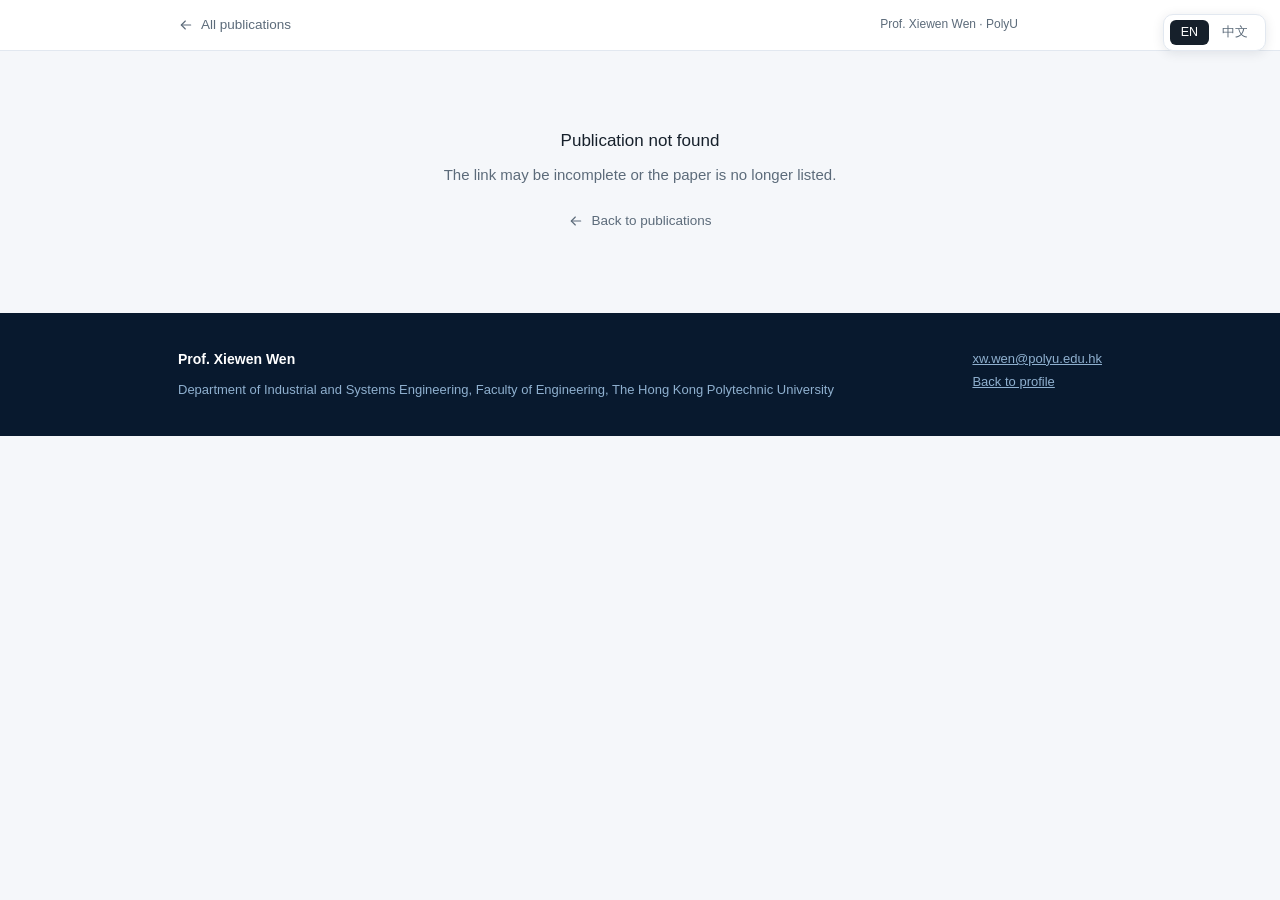
<file: paper.html>
<!DOCTYPE html>
<html lang="en" data-theme="a" data-lang="en">
<head>
<meta charset="utf-8">
<meta name="viewport" content="width=device-width, initial-scale=1">
<title>Publication — Xiewen Wen (Sitman) 温燮文</title>
<meta name="description" content="Publication detail — abstract, keywords and full-text links. Prof. Xiewen Wen, The Hong Kong Polytechnic University.">
<meta name="robots" content="index, follow">
<meta property="og:type" content="article">
<meta property="og:site_name" content="Xiewen Wen (Sitman) 温燮文">
<meta property="og:title" content="Publication — Xiewen Wen (Sitman) 温燮文">
<meta property="og:url" content="https://xiewen-wen.pages.dev/paper.html">
<meta property="og:image" content="https://xiewen-wen.pages.dev/assets/portrait.jpg">
<meta name="twitter:card" content="summary_large_image">
<link rel="canonical" href="https://xiewen-wen.pages.dev/paper.html">
<link rel="icon" href="assets/favicon.svg" type="image/svg+xml">
<link rel="stylesheet" href="assets/site.css?v=20261026">
</head>
<body>

<svg class="sprite" aria-hidden="true" focusable="false" xmlns="http://www.w3.org/2000/svg">
<symbol id="i-back" viewBox="0 0 24 24"><path d="M19 12H5"/><path d="m11 18-6-6 6-6"/></symbol>
<symbol id="i-arrow" viewBox="0 0 24 24"><path d="M5 12h14"/><path d="m13 6 6 6-6 6"/></symbol>
<symbol id="i-external" viewBox="0 0 24 24"><path d="M15 3h6v6"/><path d="M10 14 21 3"/><path d="M21 14v5a2 2 0 0 1-2 2H5a2 2 0 0 1-2-2V5a2 2 0 0 1 2-2h5"/></symbol>
<symbol id="i-download" viewBox="0 0 24 24"><path d="M12 3v12"/><path d="m7 10 5 5 5-5"/><path d="M4 21h16"/></symbol>
<symbol id="i-doc" viewBox="0 0 24 24"><path d="M14 2H6a2 2 0 0 0-2 2v16a2 2 0 0 0 2 2h12a2 2 0 0 0 2-2V8l-6-6Z"/><path d="M14 2v6h6"/><path d="M8 13h8M8 17h5"/></symbol>
<symbol id="i-tag" viewBox="0 0 24 24"><path d="M20.6 13.4 12 22l-9-9V3h10l7.6 7.6a2 2 0 0 1 0 2.8Z"/><circle cx="7.5" cy="7.5" r="1.5"/></symbol>
</svg>

<a class="sr-only" href="#paper">Skip to content</a>

<div class="langbar" role="group" aria-label="Language">
  <button id="btn-en" type="button" aria-pressed="true">EN</button>
  <button id="btn-zh" type="button" aria-pressed="false">中文</button>
</div>

<div class="paper-top">
  <div class="wrap">
    <a class="backlink" href="index.html#publications"><svg class="ic" aria-hidden="true"><use href="#i-back"/></svg><span class="en">All publications</span><span class="zh">返回论文列表</span></a>
    <span class="en" style="font-size:12px;color:var(--muted)">Prof. Xiewen Wen &middot; PolyU</span>
    <span class="zh" style="font-size:12px;color:var(--muted)">温燮文教授 &middot; 香港理工大学</span>
  </div>
</div>

<main>
  <div class="wrap">
    <article class="paper" id="paper">
      <noscript>
        <p style="font-size:15px;color:var(--muted)">This page needs JavaScript to display the abstract. Please <a href="index.html#publications">return to the publication list</a> and open the paper at its publisher.</p>
        <p style="font-size:15px;color:var(--muted)">本页需要 JavaScript 才能显示摘要，请<a href="index.html#publications">返回论文列表</a>。</p>
      </noscript>
    </article>
  </div>
</main>

<footer id="contact">
  <div class="wrap frow">
    <div>
      <div class="fname"><span class="en">Prof. Xiewen Wen</span><span class="zh">温燮文</span></div>
      <div><span class="en">Department of Industrial and Systems Engineering, Faculty of Engineering, The Hong Kong Polytechnic University</span><span class="zh">香港理工大学 工程学院 工业及系统工程学系</span></div>
    </div>
    <div>
      <div><a href="mailto:xw.wen@polyu.edu.hk">xw.wen@polyu.edu.hk</a></div>
      <div><a href="index.html"><span class="en">Back to profile</span><span class="zh">返回主页</span></a></div>
    </div>
  </div>
</footer>

<script src="assets/papers.js"></script>
<script src="assets/site.js?v=20261019" defer></script>
<script src="assets/paper.js" defer></script>
</body>
</html>
</file>
<file: assets/site.css>
/* Wen academic site — shared styles */
*{box-sizing:border-box}
html{scroll-behavior:smooth}
:root{
  --radius:12px;
  --font-sans:-apple-system,BlinkMacSystemFont,"Segoe UI","Microsoft YaHei","PingFang SC",Roboto,Helvetica,Arial,sans-serif;
  --font-serif:Georgia,"Times New Roman","Songti SC","SimSun",serif;
}
html[data-theme="a"]{
  --bg:#f5f7fa;--card:#ffffff;--line:#e2e8f0;
  --hero-bg:#0b2545;--hero-fg:#ffffff;--hero-sub:#a3bedb;
  --accent:#0d7d92;--accent-soft:#e2f3f6;--accent-ink:#0a6274;
  --text:#16202b;--muted:#5c6b7a;--num:#c2ccd8;
  --footer-bg:#08192e;--footer-fg:#8fb0cf;--footer-name:#ffffff;
  --heading-font:var(--font-sans);
}
html[data-theme="b"]{
  --bg:#ffffff;--card:#ffffff;--line:#e6e6e6;
  --hero-bg:#ffffff;--hero-fg:#141414;--hero-sub:#6b6b6b;
  --accent:#1a4d8f;--accent-soft:#eef3fa;--accent-ink:#1a4d8f;
  --text:#1a1a1a;--muted:#6b6b6b;--num:#d6d6d6;
  --footer-bg:#fafafa;--footer-fg:#6b6b6b;--footer-name:#1a1a1a;
  --heading-font:var(--font-serif);
}
html[data-theme="c"]{
  --bg:#f4f5f7;--card:#ffffff;--line:#e8eaee;
  --hero-bg:#ffffff;--hero-fg:#14181f;--hero-sub:#5b6472;
  --accent:#4b5ee4;--accent-soft:#eceefc;--accent-ink:#3a49c4;
  --text:#14181f;--muted:#606a78;--num:#ccd3de;
  --footer-bg:#14181f;--footer-fg:#9aa4b2;--footer-name:#ffffff;
  --heading-font:var(--font-sans);
}
body{margin:0;background:var(--bg);color:var(--text);font-family:var(--font-sans);font-size:15px;line-height:1.65;-webkit-font-smoothing:antialiased;-webkit-text-size-adjust:100%}
.wrap{max-width:980px;margin:0 auto;padding:0 28px}
a{color:var(--accent);text-decoration:none}
a:hover{text-decoration:underline}
:focus-visible{outline:2px solid var(--accent);outline-offset:2px;border-radius:3px}
.sr-only{position:absolute;width:1px;height:1px;padding:0;margin:-1px;overflow:hidden;clip:rect(0,0,0,0);white-space:nowrap;border:0}

html[data-lang="en"] .zh{display:none!important}
html[data-lang="zh"] .en{display:none!important}

.langbar{position:fixed;top:14px;right:14px;z-index:60;background:var(--card);border:1px solid var(--line);border-radius:10px;padding:5px 6px;display:flex;gap:2px;box-shadow:0 2px 12px rgba(15,30,50,.10)}
.langbar button{border:0;background:transparent;padding:5px 11px;border-radius:6px;font-size:12.5px;cursor:pointer;color:var(--muted);font-family:inherit;line-height:1.2}
.langbar button[aria-pressed="true"]{background:#16202b;color:#fff}

.hero{background:var(--hero-bg);color:var(--hero-fg);padding:56px 0 48px}
html[data-theme="b"] .hero{border-bottom:1px solid var(--line);padding:64px 0 56px}
.hero-inner{display:flex;gap:36px;align-items:center;flex-wrap:wrap}
.portrait{width:158px;height:198px;object-fit:cover;object-position:center 22%;border-radius:var(--radius);border:1px solid rgba(255,255,255,.2);display:block;flex:0 0 auto}
html[data-theme="b"] .portrait{border-color:var(--line);border-radius:4px}
html[data-theme="c"] .portrait{border-color:var(--line);border-radius:16px}
h1{font-family:var(--heading-font);font-size:38px;line-height:1.15;margin:0 0 8px;font-weight:600;letter-spacing:-.01em}
.zhname{display:inline}
html[data-theme="b"] h1{font-weight:400;font-size:40px}
.role{font-size:15.5px;color:var(--hero-sub);margin:0 0 3px}
.affil{font-size:14px;color:var(--hero-sub);margin:0 0 20px}
.actions{display:flex;gap:9px;flex-wrap:wrap}
.btn{display:inline-flex;align-items:center;gap:7px;font-size:13px;padding:8px 14px;border-radius:8px;border:1px solid transparent;transition:.15s}
.btn svg{width:15px;height:15px;stroke:currentColor;fill:none;stroke-width:1.7;stroke-linecap:round;stroke-linejoin:round;flex:0 0 auto}
html[data-theme="a"] .btn{border-color:rgba(255,255,255,.3);color:#eaf2fa;background:rgba(255,255,255,.07)}
html[data-theme="a"] .btn:hover{background:rgba(255,255,255,.16);text-decoration:none}
html[data-theme="b"] .btn{border-color:var(--line);color:var(--accent);background:#fff;border-radius:6px}
html[data-theme="b"] .btn:hover{background:var(--accent-soft);text-decoration:none}
html[data-theme="c"] .btn{border-color:var(--line);color:#fff;background:#14181f}
html[data-theme="c"] .btn:hover{background:#2b3341;text-decoration:none}

.nav{position:sticky;top:0;z-index:40;background:var(--card);border-bottom:1px solid var(--line)}
.nav .wrap{display:flex;gap:24px;padding-top:12px;padding-bottom:12px;font-size:13.5px;overflow-x:auto;scrollbar-width:none}
.nav .wrap::-webkit-scrollbar{display:none}
.nav a{color:var(--muted);white-space:nowrap}
.nav a:hover{color:var(--accent);text-decoration:none}

main{padding:6px 0}
section{padding:40px 0;border-bottom:1px solid var(--line);scroll-margin-top:64px}
section:last-child{border-bottom:0}
html[data-theme="c"] main{padding:26px 0 6px}
html[data-theme="c"] section{padding:28px 32px;border:1px solid var(--line);background:var(--card);border-radius:18px;margin-bottom:20px}
html[data-theme="c"] section:last-child{margin-bottom:0}
h2{font-family:var(--heading-font);font-size:21px;font-weight:600;margin:0 0 20px;display:flex;align-items:center;gap:11px}
h2::before{content:"";width:4px;height:19px;background:var(--accent);border-radius:2px;display:block;flex:0 0 auto}
html[data-theme="b"] h2{font-weight:400;font-size:22px}
html[data-theme="b"] h2::before{width:26px;height:2px;border-radius:0}
h3{font-size:14.5px;font-weight:600;margin:0 0 12px;color:var(--muted);letter-spacing:.02em}
p{margin:0 0 14px}
p:last-child{margin-bottom:0}

ul.clean{list-style:none;padding:0;margin:0;display:grid;grid-template-columns:1fr 1fr;gap:11px 28px}
ul.clean li{position:relative;padding-left:20px;font-size:14.5px}
ul.clean li::before{content:"";position:absolute;left:2px;top:9px;width:6px;height:6px;border-radius:50%;background:var(--accent);opacity:.8}
html[data-theme="c"] ul.clean{gap:10px}
html[data-theme="c"] ul.clean li{padding:9px 14px;background:var(--accent-soft);border-radius:9px;font-size:13.5px;color:var(--accent-ink)}
html[data-theme="c"] ul.clean li::before{display:none}
ul.plain{list-style:none;padding:0;margin:0;display:grid;gap:9px}
ul.plain li{position:relative;padding-left:20px;font-size:14.5px}
ul.plain li::before{content:"";position:absolute;left:2px;top:9px;width:6px;height:6px;border-radius:50%;background:var(--accent);opacity:.8}
html[data-theme="c"] ul.plain li{padding:9px 14px;background:var(--accent-soft);border-radius:9px;font-size:13.5px;color:var(--accent-ink)}
html[data-theme="c"] ul.plain li::before{display:none}

.cols{display:grid;grid-template-columns:1fr 1fr;gap:36px}
.tl{list-style:none;margin:0;padding:0}
.tl li{padding:0 0 18px 22px;border-left:1.5px solid var(--line);position:relative;margin-left:5px}
.tl li:last-child{padding-bottom:0}
.tl li::before{content:"";position:absolute;left:-6px;top:6px;width:10px;height:10px;border-radius:50%;background:var(--accent);border:2px solid var(--card)}
.tl b{display:block;font-size:14.5px;font-weight:600}
.tl span{font-size:13px;color:var(--muted)}

.pubwrap{margin-top:6px}
.pyear{position:relative;padding-left:56px;margin-top:24px}
.pyear:first-child{margin-top:0}
.pyear .yr{position:absolute;left:0;top:0;font-family:var(--heading-font);font-size:15px;font-weight:700;line-height:1.55;letter-spacing:.01em;font-variant-numeric:tabular-nums;color:var(--muted)}
.pubs{list-style:none;margin:0;padding:0}
.pubs li{padding:17px 0;border-top:1px solid var(--line)}
.pubs li:first-child{border-top:0;padding-top:0}
#publications .sub{font-size:13px;color:var(--muted);margin:-8px 0 20px}
.pubs .pt{font-size:15.5px;font-weight:600;line-height:1.5;margin:0 0 7px;color:var(--text)}
.pubs .pa{font-size:13px;line-height:1.6;color:var(--muted);margin:0 0 6px}
.pubs .pa b{color:var(--text);font-weight:600}
.pubs .pj{font-size:13px;line-height:1.6;color:var(--muted);margin:0}
.pubs .jn{color:var(--accent);font-weight:600}
.pubs .badge{font-weight:600;color:var(--text)}
.pubs .note{font-size:12.5px;line-height:1.65;color:var(--muted);margin:10px 0 0;padding:9px 13px;background:var(--accent-soft);border-radius:7px}
.pubs .note a{color:var(--accent-ink)}
.pubs .pt a{color:inherit;border-bottom:1px solid transparent;transition:color .15s ease,border-color .15s ease}
.pubs .pt a:hover{color:var(--accent);border-bottom-color:var(--accent);text-decoration:none}
.pubs .pl{display:inline-block;margin-left:9px;padding:0 9px;font-size:10.5px;font-weight:700;letter-spacing:.06em;line-height:1.75;color:var(--accent);border:1px solid var(--accent);border-radius:999px;vertical-align:1px;transition:background .15s ease,color .15s ease}
.pubs .pl:hover{background:var(--accent);color:#fff;text-decoration:none}
.pubs .oa{font-weight:600;color:var(--accent-ink)}
.legend{font-size:12.5px;color:var(--muted);margin:22px 0 0;padding-top:14px;border-top:1px solid var(--line)}

.hl{display:grid;gap:16px}
.hl-item{padding-left:16px;border-left:2px solid var(--accent-soft)}
html[data-theme="c"] .hl-item{padding:16px 18px;border-left:3px solid var(--accent);background:#fafbff;border-radius:0 10px 10px 0}
.hl-item b{display:block;font-size:14.5px;margin-bottom:3px}
.hl-item span{font-size:13.5px;color:var(--muted)}

.opp{background:var(--accent-soft);border-radius:var(--radius);padding:22px 26px;color:var(--accent-ink);font-size:14.5px}
html[data-theme="b"] .opp{background:#f7f9fc;border-radius:4px}
html[data-theme="c"] .opp{background:var(--accent-soft);border-radius:12px}

footer{background:var(--footer-bg);color:var(--footer-fg);padding:34px 0;font-size:13px;line-height:1.8}
footer a{color:inherit;text-decoration:underline}
footer .fname{color:var(--footer-name);font-weight:600;font-size:14px;margin-bottom:6px}
footer .frow{display:flex;justify-content:space-between;gap:20px;flex-wrap:wrap}

@media(max-width:820px){
  ul.clean{grid-template-columns:1fr}
  .cols{grid-template-columns:1fr;gap:30px}
  h1{font-size:30px}
  html[data-theme="b"] h1{font-size:31px}
  html[data-theme="c"] section{padding:22px 20px}
  .hero{padding:48px 0 40px}
  .portrait{width:120px;height:150px}
  .langbar{top:auto;bottom:12px;right:12px}
  .wrap{padding:0 20px}
  .pyear{padding-left:44px}
  .pyear .yr{font-size:13.5px}
}
@media print{
  .langbar,.nav{display:none}
  body{background:#fff}
  section{break-inside:avoid}
}

/* ============================================================
   Icons + visual enrichment
   ============================================================ */
.sprite{position:absolute;width:0;height:0;overflow:hidden}
.ic{width:16px;height:16px;stroke:currentColor;fill:none;stroke-width:1.7;stroke-linecap:round;stroke-linejoin:round;flex:0 0 auto;vertical-align:-.15em}

/* section heading: icon tile replaces the plain bar */
h2::before{display:none}
.h2ic{width:30px;height:30px;border-radius:9px;background:var(--accent-soft);display:inline-flex;align-items:center;justify-content:center;flex:0 0 auto}
.h2ic .ic{width:17px;height:17px;color:var(--accent);stroke:var(--accent)}
html[data-theme="b"] .h2ic{background:transparent;border:1px solid var(--line);border-radius:50%}
html[data-theme="c"] h2{font-size:20px}

/* richer hero */
html[data-theme="a"] .hero{background:radial-gradient(1100px 420px at 12% -20%,#17406c 0%,#0b2545 52%,#08192e 100%);position:relative;overflow:hidden}
html[data-theme="a"] .hero::after{content:"";position:absolute;right:-120px;top:-120px;width:420px;height:420px;border-radius:50%;background:radial-gradient(circle,rgba(13,125,146,.35),rgba(13,125,146,0) 70%);pointer-events:none}

/* research interest rows */
ul.clean li{display:flex;gap:9px;align-items:flex-start;padding-left:0}
ul.clean li::before{display:none}
ul.clean li>.ic{margin-top:4px;color:var(--accent);opacity:.9}
html[data-theme="c"] ul.clean li{padding:9px 14px;gap:8px}
html[data-theme="c"] ul.clean li>.ic{color:var(--accent-ink);margin-top:2px}

/* plain lists (appointments / contact) */
ul.plain li{display:flex;gap:9px;align-items:flex-start;padding-left:0}
ul.plain li::before{display:none}
ul.plain li>.ic{margin-top:3px;color:var(--accent);opacity:.9}
html[data-theme="c"] ul.plain li{padding:9px 14px;gap:8px}
html[data-theme="c"] ul.plain li>.ic{color:var(--accent-ink);margin-top:2px}

/* highlights: icon column */
.hl-item{display:grid;grid-template-columns:24px 1fr;column-gap:12px;row-gap:2px;align-items:start;transition:transform .16s ease}
.hl-item>.ic{grid-row:1/span 2;width:18px;height:18px;margin-top:3px;color:var(--accent)}
.hl-item>*:not(.ic){grid-column:2}
.hl-item:hover{transform:translateX(2px)}
html[data-theme="c"] .hl-item>.ic{margin-top:2px}

/* publication title: arrow affordance */
.pubs .pt a .arw{width:13px;height:13px;margin-left:5px;opacity:.32;transition:opacity .15s ease,transform .15s ease}
.pubs .pt a:hover .arw{opacity:1;transform:translateX(2px)}
/* PDF chip icon */
.pubs .pl .ic{width:11px;height:11px;margin-right:3px;vertical-align:-1px}

/* footer contact icons */
footer .ic{width:14px;height:14px;margin-right:7px;vertical-align:-2px;opacity:.75}
footer .frow>div>div{display:flex;align-items:flex-start}
footer .frow>div>div>a,footer .frow>div>div>span{flex:0 1 auto}

/* ---- paper detail page ---- */
.paper-top{border-bottom:1px solid var(--line);background:var(--card)}
.paper-top .wrap{display:flex;align-items:center;justify-content:space-between;gap:16px;padding-top:14px;padding-bottom:14px}
.backlink{display:inline-flex;align-items:center;gap:7px;font-size:13.5px;color:var(--muted)}
.backlink:hover{color:var(--accent);text-decoration:none}
.paper{max-width:760px;margin:0 auto;padding:44px 0 60px}
.paper .kicker{display:flex;align-items:center;gap:10px;font-size:12px;letter-spacing:.1em;text-transform:uppercase;color:var(--muted);margin:0 0 14px}
.paper .kicker .yr{color:var(--accent);font-weight:700}
.paper h1{font-size:29px;line-height:1.32;margin:0 0 16px;font-weight:600;letter-spacing:-.005em;color:var(--text)}
.paper .authors{font-size:13.5px;line-height:1.75;color:var(--muted);margin:0 0 6px}
.paper .authors b{color:var(--text)}
.paper .cite{font-size:13px;color:var(--muted);margin:0 0 24px}
.paper .cite .jn{color:var(--accent);font-weight:600}
.paper .acts{display:flex;flex-wrap:wrap;gap:10px;margin:0 0 32px}
.paper .acts a{display:inline-flex;align-items:center;gap:8px;font-size:13.5px;font-weight:500;padding:9px 16px;border-radius:9px;border:1px solid var(--line);color:var(--text);background:var(--card);transition:.15s}
.paper .acts a:hover{text-decoration:none;border-color:var(--accent);color:var(--accent)}
.paper .acts a.primary{background:var(--accent);border-color:var(--accent);color:#fff}
.paper .acts a.primary:hover{filter:brightness(1.08);color:#fff}
.paper .acts a.primary .ic{stroke:#fff}
.paper .acts a .ic{width:15px;height:15px}
.paper .block{margin:0 0 30px}
.paper .block h2{font-size:13px;letter-spacing:.1em;text-transform:uppercase;color:var(--muted);margin:0 0 12px;gap:8px}
.paper .block h2 .h2ic{width:24px;height:24px;border-radius:7px}
.paper .block h2 .h2ic .ic{width:13px;height:13px}
.paper .abs{font-size:15px;line-height:1.8;color:var(--text);margin:0}
.paper .abs.missing{color:var(--muted);font-style:italic}
.tags{display:flex;flex-wrap:wrap;gap:8px;margin:0;padding:0;list-style:none}
.tags li{font-size:12.5px;padding:5px 11px;border-radius:999px;background:var(--accent-soft);color:var(--accent-ink);line-height:1.5}
.paper .note{font-size:12.5px;color:var(--muted);margin:26px 0 0;padding-top:16px;border-top:1px solid var(--line)}
.paper .hlbox{font-size:13px;line-height:1.7;color:var(--muted);padding:13px 16px;background:var(--accent-soft);border-radius:9px;margin:0 0 26px}
.paper .hlbox b{color:var(--text)}
.paper-missing{max-width:760px;margin:0 auto;padding:70px 0;text-align:center;color:var(--muted)}
@media(max-width:820px){
  .paper{padding:30px 0 44px}
  .paper h1{font-size:23px}
  footer .frow>div>div{display:block}
  footer .ic{vertical-align:-2px}
}

/* detail page fixes */
.fname .zh{margin-left:7px}
.paper-top .wrap{padding-right:112px}
.paper .acts a[href^="paper.html"]{font-weight:500}
@media(max-width:820px){
  .paper-top .wrap{padding-right:20px}
}

/* ============================================================
   Open positions (v2) — titles + how to apply only
   ============================================================ */
.rec-h{font-size:12px;font-weight:600;letter-spacing:.11em;text-transform:uppercase;color:var(--muted);margin:28px 0 10px}
.rec{display:grid;grid-template-columns:repeat(3,1fr);gap:14px}
.rc{display:flex;flex-direction:column;background:var(--card);border:1px solid var(--line);border-radius:12px;padding:18px;transition:transform .16s ease,box-shadow .16s ease,border-color .16s ease}
.rc:hover{transform:translateY(-2px);border-color:var(--accent);box-shadow:0 10px 24px rgba(16,42,67,.08)}
.rc-ic{width:34px;height:34px;border-radius:9px;background:var(--accent-soft);display:flex;align-items:center;justify-content:center;margin-bottom:13px}
.rc-ic .ic{width:18px;height:18px;color:var(--accent);stroke:var(--accent)}
.rc h4{font-family:var(--heading-font);font-size:14.5px;font-weight:600;line-height:1.42;margin:0 0 11px;letter-spacing:0}
.rc-tags{display:flex;flex-wrap:wrap;gap:6px;margin:auto 0 0;padding-top:2px}
.rc .tag{font-size:11px;font-weight:600;letter-spacing:.03em;padding:3px 9px;border-radius:20px;background:var(--accent-soft);color:var(--accent-ink);line-height:1.5;white-space:nowrap}
.rec-note{font-size:13.5px;color:var(--muted);margin:0;line-height:1.75}
.rec-note a{color:var(--accent-ink);text-decoration:underline;text-underline-offset:2px}
html[data-theme="b"] .rc{border-radius:4px}
html[data-theme="b"] .rc h4{font-weight:400;font-size:15.5px}
html[data-theme="b"] .rc .tag{border-radius:3px;background:#f2f5fa}
html[data-theme="c"] .rc{border-radius:14px;background:var(--bg);border-color:transparent}
html[data-theme="c"] .rc .tag{background:#fff;border:1px solid var(--line)}
@media(max-width:820px){
  .rec{grid-template-columns:1fr;gap:10px}
  .rc{padding:16px}
  .rec-h{margin-top:24px}
}

/* ============================================================
   Laboratory & equipment (2026-10-23)
   ============================================================ */
.lab-intro{font-size:13.5px;color:var(--muted);margin:-6px 0 20px;line-height:1.7}
.labgrid{display:grid;grid-template-columns:repeat(3,1fr);gap:18px 16px}
.labgrid figure{margin:0}
.labgrid img{width:100%;height:auto;aspect-ratio:4/3;object-fit:cover;display:block;border-radius:10px;background:var(--accent-soft)}
.labgrid figcaption{font-size:12px;line-height:1.55;color:var(--muted);margin-top:8px}
html[data-theme="b"] .labgrid img{border-radius:3px}
html[data-theme="c"] .labgrid img{border-radius:12px}
@media(max-width:820px){
  .labgrid{grid-template-columns:1fr 1fr;gap:12px}
  .labgrid figcaption{font-size:11.5px;margin-top:6px}
}

/* square tiles for the micro/nano printers + U3DP link (2026-10-26) */
.labgrid figure.sq img{aspect-ratio:1/1}
.lab-more{margin:24px 0 0;padding-top:16px;border-top:1px solid var(--line);font-size:13px;line-height:1.7}
.lab-more a{color:var(--accent-ink);text-decoration:none;border-bottom:1px solid transparent}
.lab-more a:hover{border-bottom-color:currentColor}
@media(max-width:820px){
  .lab-more{font-size:12px;margin-top:20px;padding-top:14px}
}
</file>
